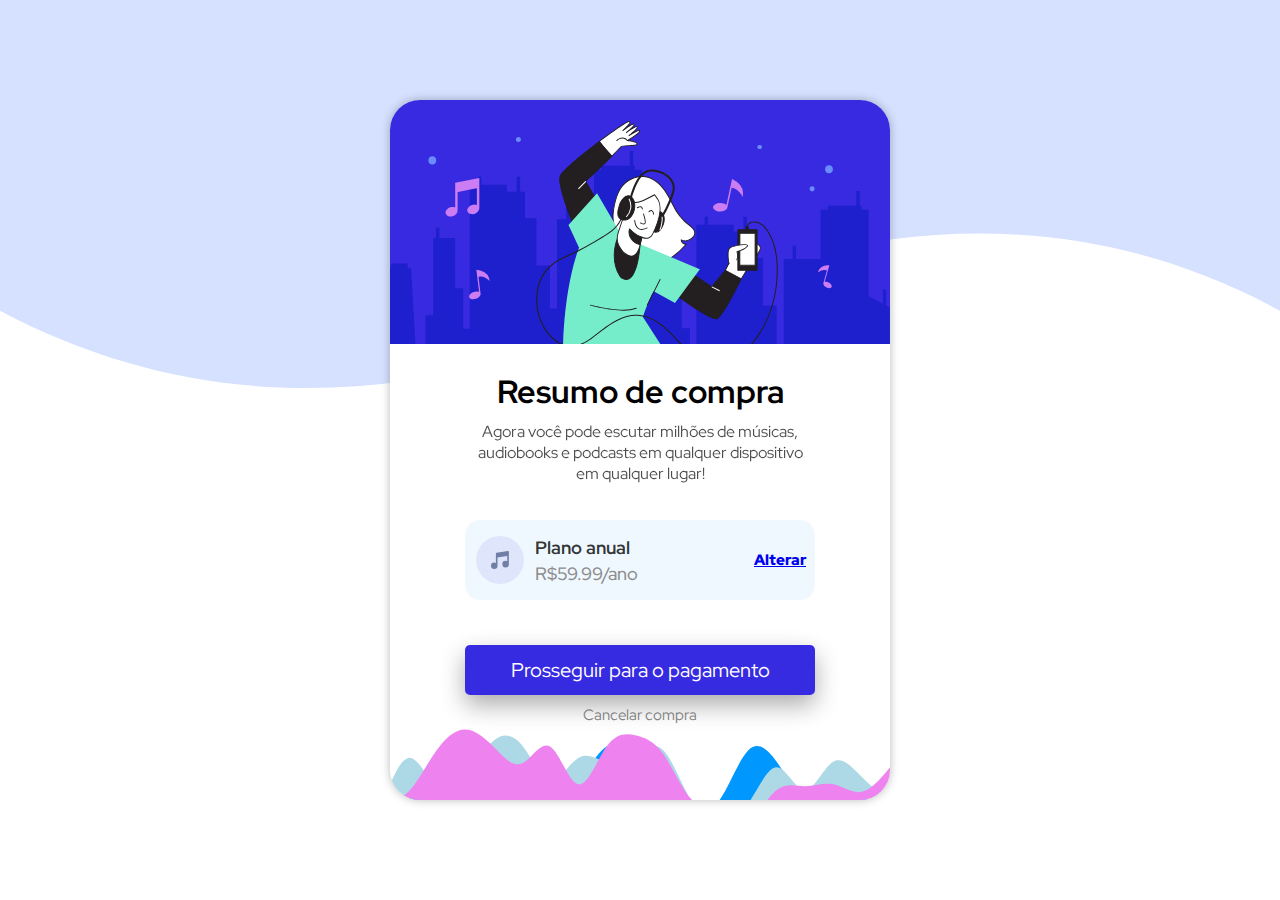
<file: atividadeWeb/index.html>
<!DOCTYPE html>
<html lang="pt-br">
<head>
    <meta charset="UTF-8">
    <meta http-equiv="X-UA-Compatible" content="IE=edge">
    <meta name="viewport" content="width=device-width, initial-scale=1.0">
    <title>Resumo de compra</title>

    <link rel="stylesheet" href="style.css">

    <link rel="preconnect" href="https://fonts.googleapis.com">
    <link rel="preconnect" href="https://fonts.gstatic.com" crossorigin>
    <link href="https://fonts.googleapis.com/css2?family=Red+Hat+Display:wght@400;500;900&display=swap" rel="stylesheet">
</head>
<body>
    <div class="container">

        <img src="./assets/illustration-hero.svg" alt="" class="person">
        <h1 class="title">Resumo de compra</h2>
        
            <p class="description">Agora você pode escutar milhões de músicas, audiobooks e podcasts em qualquer dispositivo em qualquer lugar!</p>
       
        <svg class="ond" xmlns="http://www.w3.org/2000/svg" viewBox="0 0 1440 320">
            <path class="wave1" fill="#0097ff" fill-opacity="1" d="M0,288L13.3,282.7C26.7,277,53,267,80,224C106.7,181,133,107,160,90.7C186.7,75,213,117,240,128C266.7,139,293,117,320,122.7C346.7,128,373,160,400,176C426.7,192,453,192,480,192C506.7,192,533,192,560,165.3C586.7,139,613,85,640,69.3C666.7,53,693,75,720,106.7C746.7,139,773,181,
            800,208C826.7,235,853,245,880,250.7C906.7,256,933,256,960,218.7C986.7,181,1013,107,1040,80C1066.7,53,1093,75,1120,112C1146.7
            ,149,1173,203,1200,213.3C1226.7,224,1253,192,1280,181.3C1306.7,171,
            1333,181,1360,202.7C1386.7,224,1413,256,1427,272L1440,288L1440,
            320L1426.7,320C1413.3,320,1387,320,1360,320C1333.3,320,1307,320,1280,
            320C1253.3,320,1227,320,1200,320C1173.3,320,1147,320,1120,320C1093.3,
            320,1067,320,1040,320C1013.3,320,987,320,960,320C933.3,320,907,320,880
            ,320C853.3,320,827,320,800,320C773.3,320,747,320,720,320C693.3,320,667,320
            ,640,320C613.3,320,587,320,560,320C533.3,320,507,320,480,320C453.3,320
            ,427,320,400,320C373.3,320,347,320,320,320C293.3,320,267,320,240,
            320C213.3,320,187,320,160,320C133.3,320,107,320,80,320C53.3,320,27,
            320,13,320L0,320Z"></path>
            <path class="wave2" fill="#8057ff" fill-opacity="1" d="M0,256L13.3,218.7C26.7,181,53,
            107,80,101.3C106.7,96,133,160,160,181.3C186.7,203,213,181,240,
            149.3C266.7,117,293,75,320,53.3C346.7,32,373,32,400,64C426.7,
            96,453,160,480,165.3C506.7,171,533,117,560,101.3C586.7,85,613
            ,107,640,112C666.7,117,693,107,720,90.7C746.7,75,773,53,800,
            80C826.7,107,853,181,880,224C906.7,267,933,277,960,277.3C986.7,
            277,1013,267,1040,229.3C1066.7,192,1093,128,1120,128C1146.7,128,
            1173,192,1200,192C1226.7,192,1253,128,1280,112C1306.7,96,1333,
            128,1360,154.7C1386.7,181,1413,203,1427,213.3L1440,224L1440,
            320L1426.7,320C1413.3,320,1387,320,1360,320C1333.3,320,1307,
            320,1280,320C1253.3,320,1227,320,1200,320C1173.3,320,1147,320,
            1120,320C1093.3,320,1067,320,1040,320C1013.3,320,987,320,960,
            320C933.3,320,907,320,880,320C853.3,320,827,320,800,320C773.3,
            320,747,320,720,320C693.3,320,667,320,640,320C613.3,320,587,320
            ,560,320C533.3,320,507,320,480,320C453.3,320,427,320,400,320C373.3,
            320,347,320,320,320C293.3,320,267,320,240,320C213.3,320,187,320,160,
            320C133.3,320,107,320,80,320C53.3,320,27,320,13,320L0,320Z">
        </path>
        <path class="wave3" fill="#0099f" fill-opacity="1" d="M0,224L13.3,224C26.7,224,53,
        224,80,197.3C106.7,171,133,117,160,80C186.7,43,213,21,240,
        21.3C266.7,21,293,43,320,69.3C346.7,96,373,128,400,117.3C426.7
        ,107,453,53,480,69.3C506.7,85,533,171,560,176C586.7,181,613,107
        ,640,69.3C666.7,32,693,32,720,37.3C746.7,43,773,53,800,90.7C826.7,
        128,853,192,880,218.7C906.7,245,933,235,960,245.3C986.7,256,1013,
        288,1040,277.3C1066.7,267,1093,213,1120,192C1146.7,171,1173,181,
        1200,181.3C1226.7,181,1253,171,1280,176C1306.7,181,1333,203,1360,
        197.3C1386.7,192,1413,160,1427,144L1440,128L1440,320L1426.7,
        320C1413.3,320,1387,320,1360,320C1333.3,320,1307,320,1280,320C1253.3,
        320,1227,320,1200,320C1173.3,320,1147,320,1120,320C1093.3,320,1067,
        320,1040,320C1013.3,320,987,320,960,320C933.3,320,907,
        320,880,320C853.3,320,827,320,800,320C773.3,320,747,320,
        720,320C693.3,320,667,320,640,320C613.3,320,587,320,560,
        320C533.3,320,507,320,480,320C453.3,320,427,320,400,320C373.3,
        320,347,320,320,320C293.3,320,267,320,240,320C213.3,320,187,320,
        160,320C133.3,320,107,320,80,320C53.3,320,27,320,13,320L0,320Z"></path>
        </svg>

        <div class="card-plan" >

            <img src="./assets/icon-music.svg" class="logobox">

            <div class="description-plan">
                <h2 style="margin-bottom: 0px;">Plano anual</h2>
                <h2 
                style="color: rgb(141, 141, 141);
                 font-weight: 500;
                 margin-top: 3px;"
                >R$59.99/ano</h2>
            </div>
            <a href="#" class="link-plan">Alterar</a>
        </div>

        <input type="button" class="yes" value="Prosseguir para o pagamento">
        <input type="button" class="no" value="Cancelar compra">

    </div>
</body>
</html>
</file>
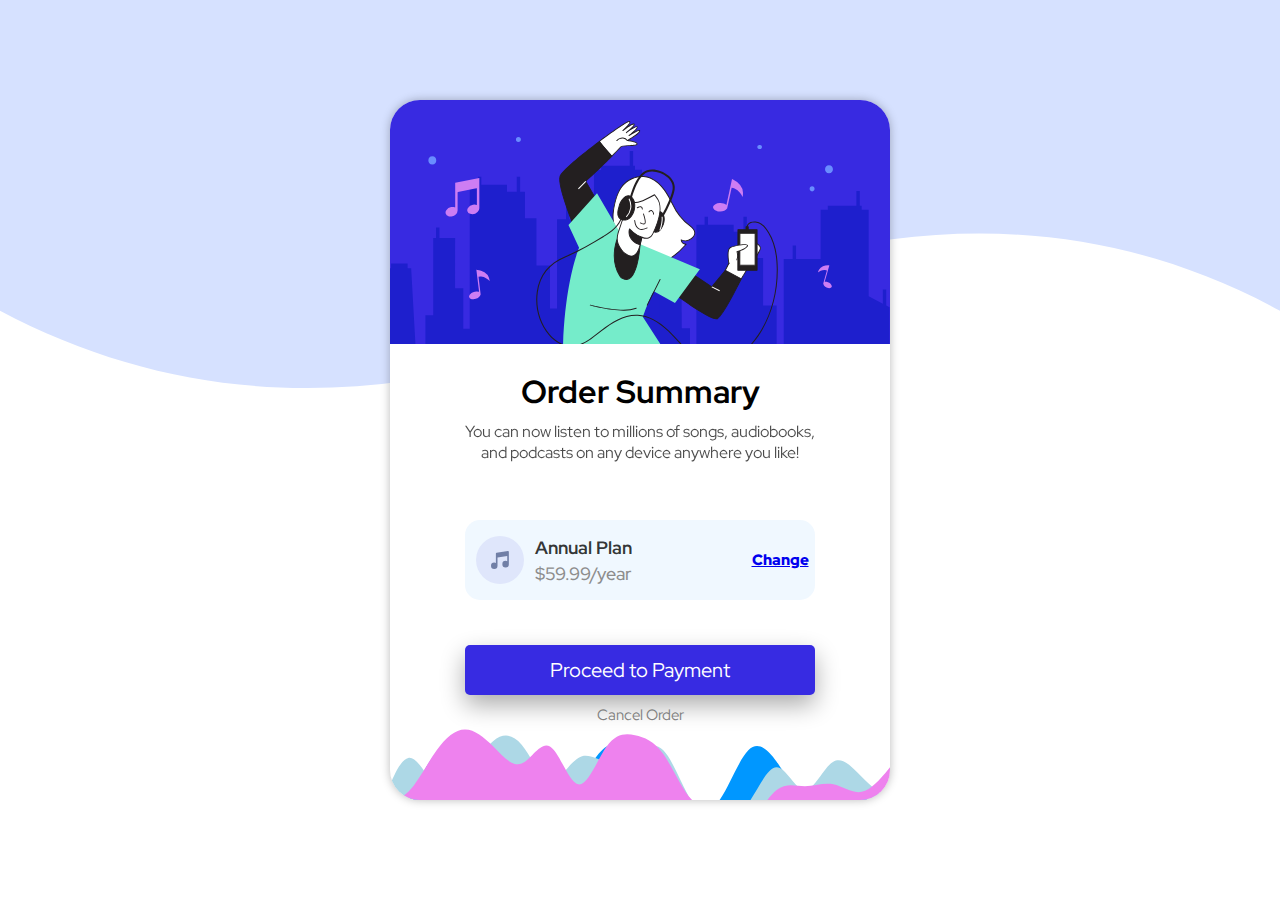
<file: projeto_um/index.html>
<!DOCTYPE html>
<html lang="pt-br">
<head>
    <meta charset="UTF-8">
    <meta http-equiv="X-UA-Compatible" content="IE=edge">
    <meta name="viewport" content="width=device-width, initial-scale=1.0">
    <title>Frontend Mentor | Order summary card</title>

    <link rel="stylesheet" href="style.css">

    <link rel="preconnect" href="https://fonts.googleapis.com">
    <link rel="preconnect" href="https://fonts.gstatic.com" crossorigin>
    <link href="https://fonts.googleapis.com/css2?family=Red+Hat+Display:wght@400;500;900&display=swap" rel="stylesheet">
</head>
<body>
    <div class="container">

        <img src="./assets/illustration-hero.svg" alt="" class="person">
        <h1 class="title">Order Summary</h2>
        
            <p class="description">You can now listen to millions of songs, audiobooks, and podcasts on any device anywhere you like!</p>
       
        <svg class="ond" xmlns="http://www.w3.org/2000/svg" viewBox="0 0 1440 320">
            <path class="wave1" fill="#0097ff" fill-opacity="1" d="M0,288L13.3,282.7C26.7,277,53,267,80,224C106.7,181,133,107,160,90.7C186.7,75,213,117,240,128C266.7,139,293,117,320,122.7C346.7,128,373,160,400,176C426.7,192,453,192,480,192C506.7,192,533,192,560,165.3C586.7,139,613,85,640,69.3C666.7,53,693,75,720,106.7C746.7,139,773,181,
            800,208C826.7,235,853,245,880,250.7C906.7,256,933,256,960,218.7C986.7,181,1013,107,1040,80C1066.7,53,1093,75,1120,112C1146.7
            ,149,1173,203,1200,213.3C1226.7,224,1253,192,1280,181.3C1306.7,171,
            1333,181,1360,202.7C1386.7,224,1413,256,1427,272L1440,288L1440,
            320L1426.7,320C1413.3,320,1387,320,1360,320C1333.3,320,1307,320,1280,
            320C1253.3,320,1227,320,1200,320C1173.3,320,1147,320,1120,320C1093.3,
            320,1067,320,1040,320C1013.3,320,987,320,960,320C933.3,320,907,320,880
            ,320C853.3,320,827,320,800,320C773.3,320,747,320,720,320C693.3,320,667,320
            ,640,320C613.3,320,587,320,560,320C533.3,320,507,320,480,320C453.3,320
            ,427,320,400,320C373.3,320,347,320,320,320C293.3,320,267,320,240,
            320C213.3,320,187,320,160,320C133.3,320,107,320,80,320C53.3,320,27,
            320,13,320L0,320Z"></path>
            <path class="wave2" fill="#8057ff" fill-opacity="1" d="M0,256L13.3,218.7C26.7,181,53,
            107,80,101.3C106.7,96,133,160,160,181.3C186.7,203,213,181,240,
            149.3C266.7,117,293,75,320,53.3C346.7,32,373,32,400,64C426.7,
            96,453,160,480,165.3C506.7,171,533,117,560,101.3C586.7,85,613
            ,107,640,112C666.7,117,693,107,720,90.7C746.7,75,773,53,800,
            80C826.7,107,853,181,880,224C906.7,267,933,277,960,277.3C986.7,
            277,1013,267,1040,229.3C1066.7,192,1093,128,1120,128C1146.7,128,
            1173,192,1200,192C1226.7,192,1253,128,1280,112C1306.7,96,1333,
            128,1360,154.7C1386.7,181,1413,203,1427,213.3L1440,224L1440,
            320L1426.7,320C1413.3,320,1387,320,1360,320C1333.3,320,1307,
            320,1280,320C1253.3,320,1227,320,1200,320C1173.3,320,1147,320,
            1120,320C1093.3,320,1067,320,1040,320C1013.3,320,987,320,960,
            320C933.3,320,907,320,880,320C853.3,320,827,320,800,320C773.3,
            320,747,320,720,320C693.3,320,667,320,640,320C613.3,320,587,320
            ,560,320C533.3,320,507,320,480,320C453.3,320,427,320,400,320C373.3,
            320,347,320,320,320C293.3,320,267,320,240,320C213.3,320,187,320,160,
            320C133.3,320,107,320,80,320C53.3,320,27,320,13,320L0,320Z">
        </path>
        <path class="wave3" fill="#0099f" fill-opacity="1" d="M0,224L13.3,224C26.7,224,53,
        224,80,197.3C106.7,171,133,117,160,80C186.7,43,213,21,240,
        21.3C266.7,21,293,43,320,69.3C346.7,96,373,128,400,117.3C426.7
        ,107,453,53,480,69.3C506.7,85,533,171,560,176C586.7,181,613,107
        ,640,69.3C666.7,32,693,32,720,37.3C746.7,43,773,53,800,90.7C826.7,
        128,853,192,880,218.7C906.7,245,933,235,960,245.3C986.7,256,1013,
        288,1040,277.3C1066.7,267,1093,213,1120,192C1146.7,171,1173,181,
        1200,181.3C1226.7,181,1253,171,1280,176C1306.7,181,1333,203,1360,
        197.3C1386.7,192,1413,160,1427,144L1440,128L1440,320L1426.7,
        320C1413.3,320,1387,320,1360,320C1333.3,320,1307,320,1280,320C1253.3,
        320,1227,320,1200,320C1173.3,320,1147,320,1120,320C1093.3,320,1067,
        320,1040,320C1013.3,320,987,320,960,320C933.3,320,907,
        320,880,320C853.3,320,827,320,800,320C773.3,320,747,320,
        720,320C693.3,320,667,320,640,320C613.3,320,587,320,560,
        320C533.3,320,507,320,480,320C453.3,320,427,320,400,320C373.3,
        320,347,320,320,320C293.3,320,267,320,240,320C213.3,320,187,320,
        160,320C133.3,320,107,320,80,320C53.3,320,27,320,13,320L0,320Z"></path>
        </svg>

        <div class="card-plan" >

            <img src="./assets/icon-music.svg" class="logobox">

            <div class="description-plan">
                <h2 style="margin-bottom: 0px;">Annual Plan</h2>
                <h2 
                style="color: rgb(141, 141, 141);
                 font-weight: 500;
                 margin-top: 3px;"
                >$59.99/year</h2>
            </div>
            <a href="#" class="link-plan">Change</a>
        </div>

        <input type="button" class="yes" value="Proceed to Payment">
        <input type="button" class="no" value="Cancel Order">

    </div>
</body>
</html>
</file>
<file: atividadeWeb/style.css>
:root{
    --margin-size: 75px;
    --mgbot-size: 70%;
    --alturainput: 50px;
}

@keyframes colors {
    0%{
        background-color: purple;
    }
    25%{
        background-color: rebeccapurple;
    }
    50%{
        background-color: violet;
    }

    75%{
        background-color: blue;
    }
    100%{
        background-color: rgb(111, 0, 255);
    }
}

.container{
    width: 500px;
    height: 700px;
    
    background-color: rgb(255, 255, 255);
    
    position: absolute;
    top: 50%;
    right: 50%;
    transform: translate(50%, -50%);

    border-radius: 30px;
    box-shadow: 0px 0px 10px rgba(0, 0, 0, 0.274);

    overflow:hidden;

    
}

body{
    background-image: url(./assets/pattern-background-desktop.svg);
    background-repeat: no-repeat;
    background-size: cover;
 
}

.person{
    width: 100%;
    

}
.title{
    text-align: center;
    font-family: 'Red Hat Display';
    margin-bottom: 8px;

}
.description{
    text-align: center;
    font-family: 'Red Hat Display';
    opacity: 70%;
    
    margin-left: var(--margin-size);
    margin-right:var(--margin-size);

    /* padding-bottom: 80px; */

    margin-top: 0;
    
}
.ond{
    position: absolute;
    bottom: -35px;
    left: -10px;
}


.wave2{
    fill:lightblue ;
    animation-delay: 1.2s;
} 

.wave3{
    fill: violet;    
}

.yes{
    cursor: pointer;
    margin: auto;
    width: var(--mgbot-size);
    height: var(--alturainput);
    display: block;
    
    background-color: rgb(55, 43, 226);
    border: none;
    border-radius: 5px;

    font-family: 'Red Hat Display';
    font-size: 20px;
    color: white;

    position: absolute;

    bottom: 105px;
    left: 50%;
    transform: translateX(-50%);

    box-shadow: 0px 10px 25px rgba(0, 0, 0, 0.329);

    padding: 10px;

    transition: all 0.5s ease-in-out;
    
}

.no{
    margin: auto;
    width: var(--mgbot-size);
    height:var(--alturainput);;
    display: block;
    transform: translateX(-50%); 

    position: absolute;

    left: 50%;
    bottom: 60px;
    color: gray;

    background-color: transparent;

    font-family: 'Red Hat Display';

    border: none;

    font-size: 15px;

}

.no:active{
    color:  rgb(55, 43, 226);
}

.card-plan{
    width: var(--mgbot-size);
    height: 80px;
    
    background-color: aliceblue;

    position: absolute;
    transform: translateX(-50%);
    left: 50%;

    bottom: 200px;

    font-family: 'Red Hat Display';

    font-size: 12px;

    display: grid;

    grid-template: 100%/ 20% 60% 20%;
    
    align-items: center;

    border-radius: 15px;

    color: rgba(0, 0, 0, 0.801);

    margin: 0px;
    
    
    
}
.logobox{
    position: absolute;
    bottom: 50%;
    transform: translate(-50%,50%);
    grid-column-start: 1;
    grid-column-end: 2;

    left: 50%;
    

}

.description-plan{
    grid-column-start: 2;
    grid-column-end: 3;
    align-items: flex-start;
}
.link-plan{
    align-self: center;
    justify-self: center;
    font-size: 15px;
    font-weight: 900;
}

/* @media screen and (max-width:550px){

    .container{
        width: 450px;
        height: 650px;
    }
    
} */



@media screen and (max-width:420px){

    .container{
        width: 90vw;
        height: 80vh;
        font-size: 1em;
    }
    a.link-plan{
        /* font-size: 0.8em; */
        position:absolute;
        right: 10px;
        font-size: 1em;
    }
    .card-plan{
        width: 65vw;
        bottom: 180px;
        height: 10vh;
    }
    .description{
        font-size: 1.7vh;
    }
    .logobox{
        height: 40px;
    }
    .description-plan{
        font-size: 0.9em;
    }
    .title{
        margin-bottom: 0px;
    }
    input{
        width: 65vw;
    }
    
    
}



@media screen and (max-width:320px){


    .container{
        width: 80vw;
        height: 90vh;
    }
    .ond{
        transform: translateY(-20px);
    }
    .card-plan{
        font-size: calc(1em - 40%);
        height: 60px;
        

    }
    .description{
        margin: 15px;
        font-size: calc(1em - 30%);
    }
    .card-plan{
        position: absolute;
        top: 53%;      
    }
    a.link-plan{
        /* font-size: 0.8em; */
        position:absolute;
        right: 10px;
        font-size: 1em;
    }
    .logobox{
        width: 30px;
    }
    .title{
        font-size: 1.5em;
    }
    [value]{
        font-size: calc(1em - 30%);
    }
}
</file>
<file: projeto_um/style.css>
:root{
    --margin-size: 75px;
    --mgbot-size: 70%;
    --alturainput: 50px;
}

@keyframes colors {
    0%{
        background-color: purple;
    }
    25%{
        background-color: rebeccapurple;
    }
    50%{
        background-color: violet;
    }

    75%{
        background-color: blue;
    }
    100%{
        background-color: rgb(111, 0, 255);
    }
}

.container{
    width: 500px;
    height: 700px;
    
    background-color: rgb(255, 255, 255);
    
    position: absolute;
    top: 50%;
    right: 50%;
    transform: translate(50%, -50%);

    border-radius: 30px;
    box-shadow: 0px 0px 10px rgba(0, 0, 0, 0.274);

    overflow:hidden;

    
}

body{
    background-image: url(./assets/pattern-background-desktop.svg);
    background-repeat: no-repeat;
    background-size: cover;
 
}

.person{
    width: 100%;
    

}
.title{
    text-align: center;
    font-family: 'Red Hat Display';
    margin-bottom: 8px;

}
.description{
    text-align: center;
    font-family: 'Red Hat Display';
    opacity: 70%;
    
    margin-left: var(--margin-size);
    margin-right:var(--margin-size);

    /* padding-bottom: 80px; */

    margin-top: 0;
    
}
.ond{
    position: absolute;
    bottom: -35px;
    left: -10px;
     
    
    
}


@keyframes move1{
    from{
        transform: translateX(0);
    }to{
        transform: translateX(100px);
    }
}

.wave1{
    animation: move1 3s ease-in-out infinite alternate;
    animation-delay: 1.5s;
}

@keyframes move2{
    from{
        transform: translateX(0);
    }to{
        transform: translateX(100px);
    }
}


.wave2{
    animation: move2 3s  ease-in-out infinite alternate;
    fill:lightblue ;
    animation-delay: 1.2s;
} /* 1.2 segundos por causa do delay*/

@keyframes move3{
    from{
        transform: translateX(0);
    }to{
        transform: translateX(100px);
    }
}

.wave3{
    animation: move3 3s ease-in-out infinite alternate;
    fill: violet;    
}

.yes{
    margin: auto;
    width: var(--mgbot-size);
    height: var(--alturainput);
    display: block;
    /* transform: translateY(-20px); */

    background-color: rgb(55, 43, 226);
    border: none;
    border-radius: 5px;

    font-family: 'Red Hat Display';
    font-size: 20px;
    color: white;

    position: absolute;

    bottom: 105px;
    left: 50%;
    transform: translateX(-50%);

    box-shadow: 0px 10px 25px rgba(0, 0, 0, 0.329);

    padding: 10px;

    transition: all 0.5s ease-in-out;


    
    

}

.yes:hover{

    
    width: calc(var(--mgbot-size) + 10px);
    height: calc(var(--alturainput) + 10px);
    box-shadow: 0px 10px 30px rgba(0, 0, 0, 0.281);
    background-color: white;
    color:  rgb(55, 43, 226);


}

.yes:active{
    box-shadow: inset 0px 0px 5px black;
}

.no{
    margin: auto;
    width: var(--mgbot-size);
    height:var(--alturainput);;
    display: block;
    transform: translateX(-50%); 

    position: absolute;

    left: 50%;
    bottom: 60px;
    color: gray;

    background-color: transparent;

    font-family: 'Red Hat Display';

    border: none;

    font-size: 15px;

}

.no:active{
    color:  rgb(55, 43, 226);
}

.card-plan{
    width: var(--mgbot-size);
    height: 80px;
    
    background-color: aliceblue;

    position: absolute;
    transform: translateX(-50%);
    left: 50%;

    bottom: 200px;

    font-family: 'Red Hat Display';

    font-size: 12px;

    display: grid;

    grid-template: 100%/ 20% 60% 20%;
    
    align-items: center;

    border-radius: 15px;

    color: rgba(0, 0, 0, 0.801);

    margin: 0px;
    
    
    
}
.logobox{
    position: absolute;
    bottom: 50%;
    transform: translate(-50%,50%);
    grid-column-start: 1;
    grid-column-end: 2;

    left: 50%;
    

}

.description-plan{
    grid-column-start: 2;
    grid-column-end: 3;
    align-items: flex-start;
}
.link-plan{
    align-self: center;
    justify-self: center;
    font-size: 15px;
    font-weight: 900;
}

/* @media screen and (max-width:550px){

    .container{
        width: 450px;
        height: 650px;
    }
    
} */



@media screen and (max-width:420px){

    .container{
        width: 90vw;
        height: 80vh;
        font-size: 1em;
    }
    a.link-plan{
        /* font-size: 0.8em; */
        position:absolute;
        right: 10px;
        font-size: 1em;
    }
    .card-plan{
        width: 65vw;
        bottom: 180px;
        height: 10vh;
    }
    .description{
        font-size: 1.7vh;
    }
    .logobox{
        height: 40px;
    }
    .description-plan{
        font-size: 0.9em;
    }
    .title{
        margin-bottom: 0px;
    }
    input{
        width: 65vw;
    }
    
    
}



@media screen and (max-width:320px){


    .container{
        width: 80vw;
        height: 90vh;
    }
    .ond{
        transform: translateY(-20px);
    }
    .card-plan{
        font-size: calc(1em - 40%);
        height: 60px;
        

    }
    .description{
        margin: 15px;
        font-size: calc(1em - 30%);
    }
    .card-plan{
        position: absolute;
        top: 53%;      
    }
    a.link-plan{
        /* font-size: 0.8em; */
        position:absolute;
        right: 10px;
        font-size: 1em;
    }
    .logobox{
        width: 30px;
    }
    .title{
        font-size: 1.5em;
    }
    [value]{
        font-size: calc(1em - 30%);
    }
}
</file>
